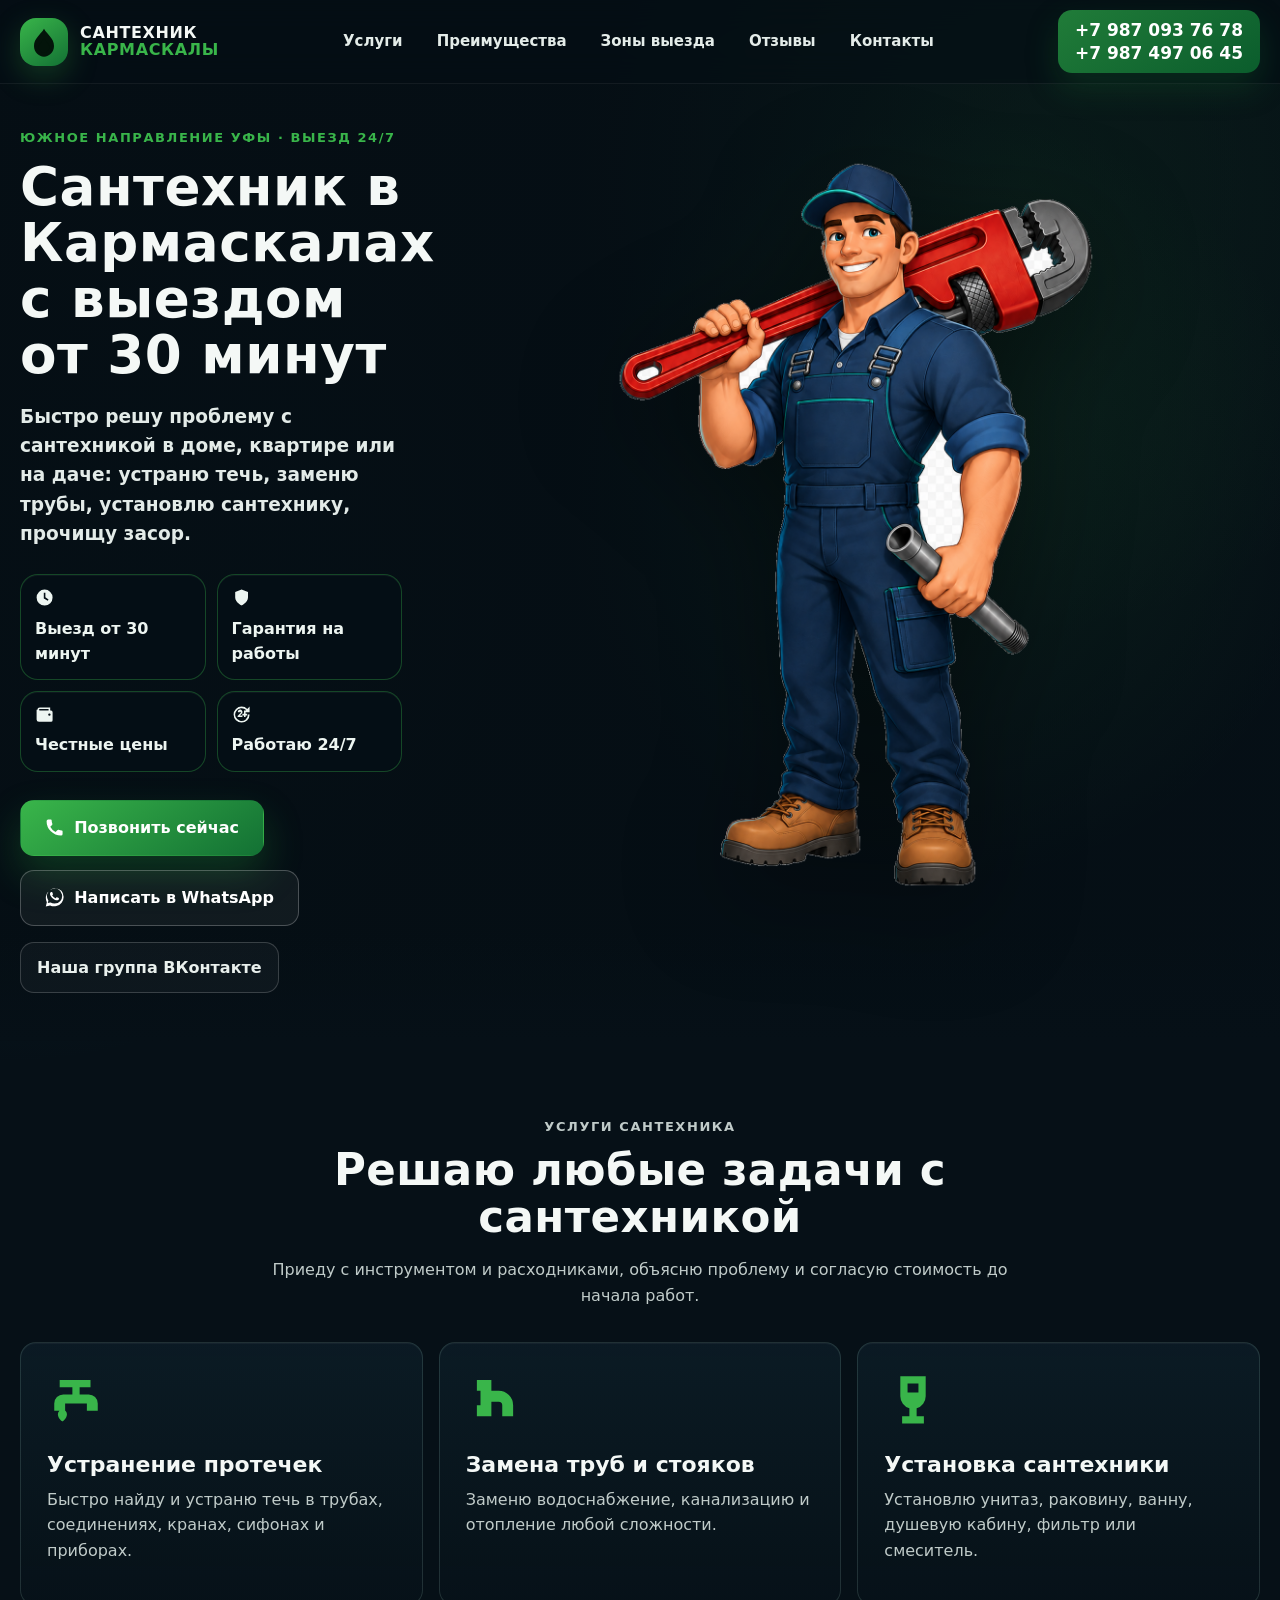
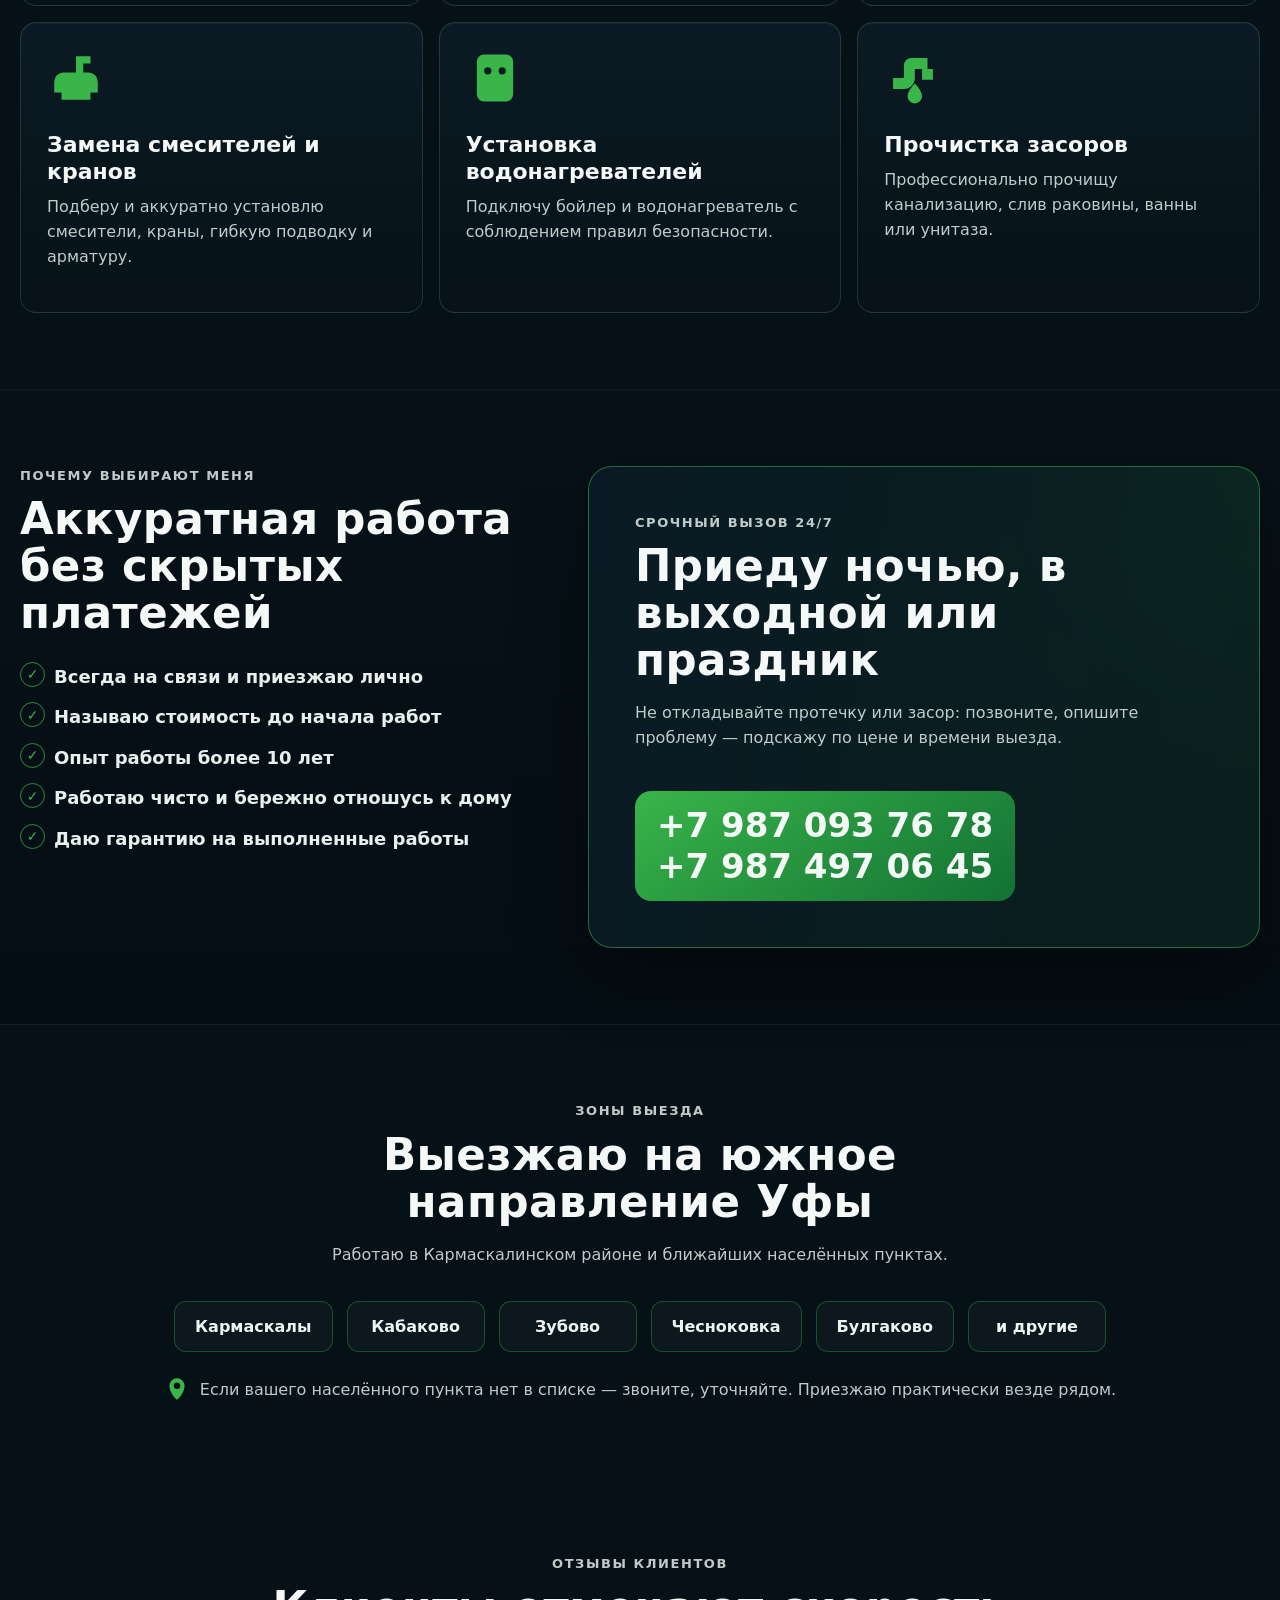
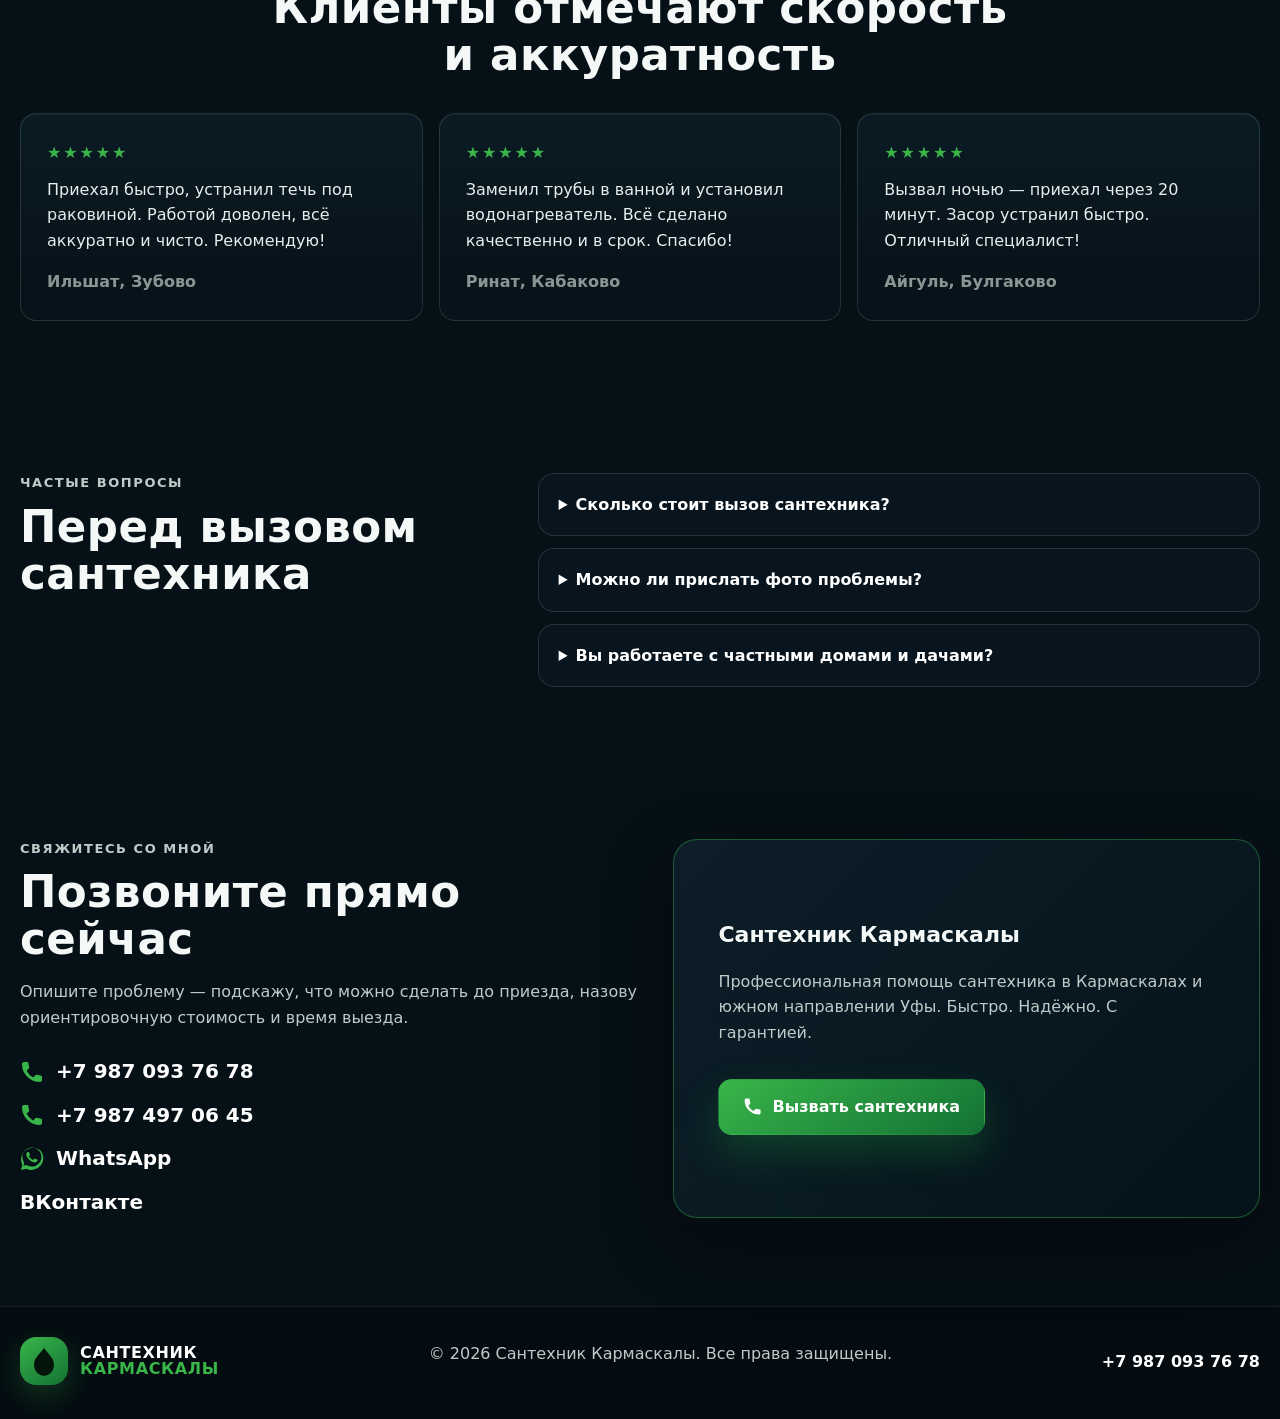
<file: index.html>
<!doctype html>
<html lang="ru">
<head>
  <meta charset="utf-8">
  <meta name="viewport" content="width=device-width, initial-scale=1">
  <title>Сантехник Кармаскалы — срочный вызов 24/7, честные цены</title>
  <meta name="description" content="Сантехник в Кармаскалах и на южном направлении Уфы: устранение протечек, замена труб, установка сантехники, прочистка засоров. Выезд от 30 минут, гарантия, работаю круглосуточно.">
  <meta name="keywords" content="сантехник Кармаскалы, сантехник Зубово, сантехник Булгаково, устранение протечек, замена труб, прочистка канализации, вызов сантехника">
  <meta name="robots" content="index, follow, max-image-preview:large">
  <meta name="theme-color" content="#0f6b2f">
  <link rel="canonical" href="https://santehnik-karmaskaly.ru/">
  <link rel="icon" href="assets/favicon.svg" type="image/svg+xml">
  <link rel="manifest" href="manifest.webmanifest">

  <meta property="og:type" content="website">
  <meta property="og:locale" content="ru_RU">
  <meta property="og:title" content="Сантехник Кармаскалы — срочный вызов 24/7">
  <meta property="og:description" content="Быстрый выезд, честные цены, гарантия на работы. Кармаскалы, Зубово, Булгаково и рядом.">
  <meta property="og:url" content="https://santehnik-karmaskaly.ru/">
  <meta property="og:image" content="https://santehnik-karmaskaly.ru/assets/og-cover.jpg">
  <meta name="twitter:card" content="summary_large_image">

  <link rel="stylesheet" href="styles.css">

  <script type="application/ld+json">
  {
    "@context": "https://schema.org",
    "@type": ["LocalBusiness", "Plumber"],
    "name": "Сантехник Кармаскалы",
    "image": "https://santehnik-karmaskaly.ru/assets/og-cover.jpg",
    "url": "https://santehnik-karmaskaly.ru/",
    "telephone": ["+79870937678", "+79874970645"],
    "priceRange": "₽₽",
    "address": {
      "@type": "PostalAddress",
      "addressLocality": "Кармаскалы",
      "addressRegion": "Республика Башкортостан",
      "addressCountry": "RU"
    },
    "areaServed": [
      "Кармаскалы", "Зубово", "Булгаково", "Кабаково", "Чесноковка", "Южное направление Уфы"
    ],
    "openingHoursSpecification": [{
      "@type": "OpeningHoursSpecification",
      "dayOfWeek": ["Monday", "Tuesday", "Wednesday", "Thursday", "Friday", "Saturday", "Sunday"],
      "opens": "00:00",
      "closes": "23:59"
    }],
    "makesOffer": [
      {"@type":"Offer","itemOffered":{"@type":"Service","name":"Устранение протечек"}},
      {"@type":"Offer","itemOffered":{"@type":"Service","name":"Замена труб и стояков"}},
      {"@type":"Offer","itemOffered":{"@type":"Service","name":"Установка сантехники"}},
      {"@type":"Offer","itemOffered":{"@type":"Service","name":"Прочистка канализации"}}
    ]
  }
  </script>
  <script type="application/ld+json">
  {
    "@context": "https://schema.org",
    "@type": "FAQPage",
    "mainEntity": [
      {
        "@type": "Question",
        "name": "Как быстро сантехник приедет в Кармаскалах?",
        "acceptedAnswer": {"@type":"Answer","text":"Обычно выезд занимает от 30 минут. Точное время зависит от адреса, дорожной ситуации и срочности заявки."}
      },
      {
        "@type": "Question",
        "name": "Работаете ли вы ночью и в выходные?",
        "acceptedAnswer": {"@type":"Answer","text":"Да, срочные заявки принимаются круглосуточно, включая выходные и праздники."}
      },
      {
        "@type": "Question",
        "name": "Есть ли гарантия на сантехнические работы?",
        "acceptedAnswer": {"@type":"Answer","text":"Да, на выполненные работы предоставляется гарантия. Условия зависят от вида работ и используемых материалов."}
      }
    ]
  }
  </script>
</head>
<body>
  <a class="skip-link" href="#main">Перейти к содержанию</a>

  <header class="site-header" data-header>
    <div class="container header-inner">
      <a class="brand" href="#top" aria-label="Сантехник Кармаскалы — на главную">
        <span class="brand-mark" aria-hidden="true">
          <svg viewBox="0 0 48 48" role="img"><path d="M24 4c5 9 15 14 15 26 0 9-7 16-15 16S9 39 9 30C9 18 19 13 24 4Z"/><path d="M24 18c2 5 8 8 8 14a8 8 0 0 1-16 0c0-6 6-9 8-14Z"/></svg>
        </span>
        <span>
          <strong>Сантехник</strong>
          <em>Кармаскалы</em>
        </span>
      </a>

      <nav class="nav" data-nav aria-label="Главное меню">
        <a href="#services">Услуги</a>
        <a href="#benefits">Преимущества</a>
        <a href="#areas">Зоны выезда</a>
        <a href="#reviews">Отзывы</a>
        <a href="#contacts">Контакты</a>
      </nav>

      <div class="header-actions">
        <a class="phone-stack" href="tel:+79870937678" aria-label="Позвонить сантехнику">
          <span>+7 987 093 76 78</span>
          <span>+7 987 497 06 45</span>
        </a>
        <button class="menu-button" type="button" data-menu-button aria-expanded="false" aria-controls="mobile-menu">
          <span></span><span></span><span></span>
          <span class="sr-only">Открыть меню</span>
        </button>
      </div>
    </div>
    <div class="mobile-menu" id="mobile-menu" data-mobile-menu>
      <a href="#services">Услуги</a>
      <a href="#benefits">Преимущества</a>
      <a href="#areas">Зоны выезда</a>
      <a href="#reviews">Отзывы</a>
      <a href="#contacts">Контакты</a>
    </div>
  </header>

  <main id="main">
    <section class="hero" id="top">
      <div class="container hero-grid">
        <div class="hero-copy">
          <p class="eyebrow">Южное направление Уфы · выезд 24/7</p>
          <h1>Сантехник в Кармаскалах с выездом от 30 минут</h1>
          <p class="hero-text">Быстро решу проблему с сантехникой в доме, квартире или на даче: устраню течь, заменю трубы, установлю сантехнику, прочищу засор.</p>

          <div class="hero-features" aria-label="Ключевые преимущества">
            <span><svg aria-hidden="true"><use href="#icon-clock"></use></svg>Выезд от 30 минут</span>
            <span><svg aria-hidden="true"><use href="#icon-shield"></use></svg>Гарантия на работы</span>
            <span><svg aria-hidden="true"><use href="#icon-wallet"></use></svg>Честные цены</span>
            <span><svg aria-hidden="true"><use href="#icon-24"></use></svg>Работаю 24/7</span>
          </div>

          <div class="cta-row">
            <a class="btn btn-primary" href="tel:+79870937678">
              <svg aria-hidden="true"><use href="#icon-phone"></use></svg>
              Позвонить сейчас
            </a>
            <a class="btn btn-ghost" href="https://wa.me/79870937678?text=%D0%9D%D1%83%D0%B6%D0%B5%D0%BD%20%D1%81%D0%B0%D0%BD%D1%82%D0%B5%D1%85%D0%BD%D0%B8%D0%BA%20%D0%B2%20%D0%9A%D0%B0%D1%80%D0%BC%D0%B0%D1%81%D0%BA%D0%B0%D0%BB%D0%B0%D1%85" target="_blank" rel="noopener">
              <svg aria-hidden="true"><use href="#icon-whatsapp"></use></svg>
              Написать в WhatsApp
            </a>
          </div>

          <a class="social-link" href="https://vk.com/santexnik_karmaskaly_zubovo" target="_blank" rel="noopener">Наша группа ВКонтакте</a>
        </div>

        <div class="hero-visual" aria-label="Иллюстрация сантехника с инструментами">
          <picture>
            <img src="assets/plumber-mascot.png" width="1018" height="1532" alt="Иллюстрация сантехника с большим трубным ключом" fetchpriority="high">
          </picture>
        </div>
      </div>
    </section>

    <section class="section services" id="services" aria-labelledby="services-title">
      <div class="container">
        <div class="section-head centered">
          <p class="eyebrow">Услуги сантехника</p>
          <h2 id="services-title">Решаю любые задачи с сантехникой</h2>
          <p>Приеду с инструментом и расходниками, объясню проблему и согласую стоимость до начала работ.</p>
        </div>

        <div class="cards service-grid">
          <article class="card service-card">
            <svg class="card-icon" aria-hidden="true"><use href="#icon-tap"></use></svg>
            <h3>Устранение протечек</h3>
            <p>Быстро найду и устраню течь в трубах, соединениях, кранах, сифонах и приборах.</p>
          </article>
          <article class="card service-card">
            <svg class="card-icon" aria-hidden="true"><use href="#icon-pipe"></use></svg>
            <h3>Замена труб и стояков</h3>
            <p>Заменю водоснабжение, канализацию и отопление любой сложности.</p>
          </article>
          <article class="card service-card">
            <svg class="card-icon" aria-hidden="true"><use href="#icon-toilet"></use></svg>
            <h3>Установка сантехники</h3>
            <p>Установлю унитаз, раковину, ванну, душевую кабину, фильтр или смеситель.</p>
          </article>
          <article class="card service-card">
            <svg class="card-icon" aria-hidden="true"><use href="#icon-sink"></use></svg>
            <h3>Замена смесителей и кранов</h3>
            <p>Подберу и аккуратно установлю смесители, краны, гибкую подводку и арматуру.</p>
          </article>
          <article class="card service-card">
            <svg class="card-icon" aria-hidden="true"><use href="#icon-heater"></use></svg>
            <h3>Установка водонагревателей</h3>
            <p>Подключу бойлер и водонагреватель с соблюдением правил безопасности.</p>
          </article>
          <article class="card service-card">
            <svg class="card-icon" aria-hidden="true"><use href="#icon-drain"></use></svg>
            <h3>Прочистка засоров</h3>
            <p>Профессионально прочищу канализацию, слив раковины, ванны или унитаза.</p>
          </article>
        </div>
      </div>
    </section>

    <section class="section split" id="benefits" aria-labelledby="benefits-title">
      <div class="container split-grid">
        <div>
          <p class="eyebrow">Почему выбирают меня</p>
          <h2 id="benefits-title">Аккуратная работа без скрытых платежей</h2>
          <ul class="check-list">
            <li>Всегда на связи и приезжаю лично</li>
            <li>Называю стоимость до начала работ</li>
            <li>Опыт работы более 10 лет</li>
            <li>Работаю чисто и бережно отношусь к дому</li>
            <li>Даю гарантию на выполненные работы</li>
          </ul>
        </div>

        <div class="callout-card">
          <div>
            <p class="eyebrow">Срочный вызов 24/7</p>
            <h2>Приеду ночью, в выходной или праздник</h2>
            <p>Не откладывайте протечку или засор: позвоните, опишите проблему — подскажу по цене и времени выезда.</p>
          </div>
          <div class="callout-phone">
            <a href="tel:+79870937678">+7 987 093 76 78</a>
            <a href="tel:+79874970645">+7 987 497 06 45</a>
          </div>
        </div>
      </div>
    </section>

    <section class="section areas" id="areas" aria-labelledby="areas-title">
      <div class="container">
        <div class="section-head centered">
          <p class="eyebrow">Зоны выезда</p>
          <h2 id="areas-title">Выезжаю на южное направление Уфы</h2>
          <p>Работаю в Кармаскалинском районе и ближайших населённых пунктах.</p>
        </div>
        <div class="area-list" aria-label="Населённые пункты">
          <span>Кармаскалы</span>
          <span>Кабаково</span>
          <span>Зубово</span>
          <span>Чесноковка</span>
          <span>Булгаково</span>
          <span>и другие</span>
        </div>
        <p class="area-note"><svg aria-hidden="true"><use href="#icon-pin"></use></svg>Если вашего населённого пункта нет в списке — звоните, уточняйте. Приезжаю практически везде рядом.</p>
      </div>
    </section>

    <section class="section reviews" id="reviews" aria-labelledby="reviews-title">
      <div class="container">
        <div class="section-head centered">
          <p class="eyebrow">Отзывы клиентов</p>
          <h2 id="reviews-title">Клиенты отмечают скорость и аккуратность</h2>
        </div>
        <div class="cards review-grid">
          <article class="card review-card">
            <div class="stars" aria-label="5 из 5">★★★★★</div>
            <p>Приехал быстро, устранил течь под раковиной. Работой доволен, всё аккуратно и чисто. Рекомендую!</p>
            <span>Ильшат, Зубово</span>
          </article>
          <article class="card review-card">
            <div class="stars" aria-label="5 из 5">★★★★★</div>
            <p>Заменил трубы в ванной и установил водонагреватель. Всё сделано качественно и в срок. Спасибо!</p>
            <span>Ринат, Кабаково</span>
          </article>
          <article class="card review-card">
            <div class="stars" aria-label="5 из 5">★★★★★</div>
            <p>Вызвал ночью — приехал через 20 минут. Засор устранил быстро. Отличный специалист!</p>
            <span>Айгуль, Булгаково</span>
          </article>
        </div>
      </div>
    </section>

    <section class="section faq" aria-labelledby="faq-title">
      <div class="container faq-grid">
        <div>
          <p class="eyebrow">Частые вопросы</p>
          <h2 id="faq-title">Перед вызовом сантехника</h2>
        </div>
        <div class="faq-list">
          <details>
            <summary>Сколько стоит вызов сантехника?</summary>
            <p>Цена зависит от вида работ, сложности доступа и материалов. Позвоните или отправьте фото в WhatsApp — сориентирую по стоимости до приезда.</p>
          </details>
          <details>
            <summary>Можно ли прислать фото проблемы?</summary>
            <p>Да, фото помогает быстрее понять причину и взять нужные материалы. Напишите в WhatsApp или ВКонтакте.</p>
          </details>
          <details>
            <summary>Вы работаете с частными домами и дачами?</summary>
            <p>Да, выполняю сантехнические работы в квартирах, частных домах, коттеджах и на дачах.</p>
          </details>
        </div>
      </div>
    </section>

    <section class="section contact-section" id="contacts" aria-labelledby="contacts-title">
      <div class="container contact-grid">
        <div>
          <p class="eyebrow">Свяжитесь со мной</p>
          <h2 id="contacts-title">Позвоните прямо сейчас</h2>
          <p>Опишите проблему — подскажу, что можно сделать до приезда, назову ориентировочную стоимость и время выезда.</p>
          <div class="contact-links">
            <a href="tel:+79870937678"><svg aria-hidden="true"><use href="#icon-phone"></use></svg>+7 987 093 76 78</a>
            <a href="tel:+79874970645"><svg aria-hidden="true"><use href="#icon-phone"></use></svg>+7 987 497 06 45</a>
            <a href="https://wa.me/79870937678" target="_blank" rel="noopener"><svg aria-hidden="true"><use href="#icon-whatsapp"></use></svg>WhatsApp</a>
            <a href="https://vk.com/santexnik_karmaskaly_zubovo" target="_blank" rel="noopener">ВКонтакте</a>
          </div>
        </div>
        <div class="contact-card">
          <h3>Сантехник Кармаскалы</h3>
          <p>Профессиональная помощь сантехника в Кармаскалах и южном направлении Уфы. Быстро. Надёжно. С гарантией.</p>
          <a class="btn btn-primary" href="tel:+79870937678"><svg aria-hidden="true"><use href="#icon-phone"></use></svg>Вызвать сантехника</a>
        </div>
      </div>
    </section>
  </main>

  <footer class="site-footer">
    <div class="container footer-grid">
      <a class="brand" href="#top" aria-label="Сантехник Кармаскалы — на главную">
        <span class="brand-mark" aria-hidden="true"><svg viewBox="0 0 48 48"><path d="M24 4c5 9 15 14 15 26 0 9-7 16-15 16S9 39 9 30C9 18 19 13 24 4Z"/><path d="M24 18c2 5 8 8 8 14a8 8 0 0 1-16 0c0-6 6-9 8-14Z"/></svg></span>
        <span><strong>Сантехник</strong><em>Кармаскалы</em></span>
      </a>
      <p>© <span data-year></span> Сантехник Кармаскалы. Все права защищены.</p>
      <a href="tel:+79870937678">+7 987 093 76 78</a>
    </div>
  </footer>

  <div class="mobile-cta" aria-label="Быстрая связь">
    <a href="tel:+79870937678"><svg aria-hidden="true"><use href="#icon-phone"></use></svg>Позвонить</a>
    <a href="https://wa.me/79870937678" target="_blank" rel="noopener"><svg aria-hidden="true"><use href="#icon-whatsapp"></use></svg>WhatsApp</a>
  </div>

  <svg class="svg-sprite" aria-hidden="true" focusable="false">
    <symbol id="icon-phone" viewBox="0 0 24 24"><path d="M6.6 10.8a15 15 0 0 0 6.6 6.6l2.2-2.2a1.5 1.5 0 0 1 1.5-.36c1.65.55 3 .82 4.1.82.55 0 1 .45 1 1V20a2 2 0 0 1-2 2A18 18 0 0 1 2 4a2 2 0 0 1 2-2h3.35c.55 0 1 .45 1 1 0 1.1.27 2.45.82 4.1.18.53.04 1.12-.36 1.52L6.6 10.8Z"/></symbol>
    <symbol id="icon-whatsapp" viewBox="0 0 24 24"><path d="M20.5 3.5A11.8 11.8 0 0 0 2.3 17.8L1 23l5.35-1.25A11.8 11.8 0 0 0 20.5 3.5Zm-8.7 16a9.5 9.5 0 0 1-4.8-1.3l-.35-.2-3.15.75.78-3.05-.22-.38a9.5 9.5 0 1 1 7.74 4.18Zm5.2-7.1c-.28-.14-1.65-.82-1.9-.92-.25-.1-.43-.14-.62.14-.18.28-.72.92-.88 1.1-.16.19-.32.21-.6.07-.28-.14-1.2-.44-2.28-1.4a8.5 8.5 0 0 1-1.58-1.96c-.16-.28-.02-.43.12-.57.13-.13.28-.32.42-.48.14-.16.18-.28.28-.46.1-.19.05-.35-.02-.49-.07-.14-.62-1.49-.85-2.04-.22-.53-.45-.46-.62-.47h-.53c-.18 0-.49.07-.74.35-.25.28-.97.95-.97 2.3 0 1.36 1 2.68 1.14 2.86.14.19 1.96 3 4.75 4.2.67.29 1.18.46 1.58.59.66.21 1.27.18 1.75.11.53-.08 1.65-.67 1.88-1.32.23-.65.23-1.2.16-1.32-.07-.12-.25-.19-.53-.32Z"/></symbol>
    <symbol id="icon-clock" viewBox="0 0 24 24"><path d="M12 22a10 10 0 1 1 0-20 10 10 0 0 1 0 20Zm1-10.4V6h-2v7l5 3 .95-1.62L13 11.6Z"/></symbol>
    <symbol id="icon-shield" viewBox="0 0 24 24"><path d="M12 22s8-4 8-10V5l-8-3-8 3v7c0 6 8 10 8 10Zm-1.1-6.4 6-6-1.4-1.4-4.6 4.6-2.2-2.2-1.4 1.4 3.6 3.6Z"/></symbol>
    <symbol id="icon-wallet" viewBox="0 0 24 24"><path d="M3 6a3 3 0 0 1 3-3h13v4h1a2 2 0 0 1 2 2v10a2 2 0 0 1-2 2H5a3 3 0 0 1-3-3V6Zm3-1a1 1 0 0 0 0 2h11V5H6Zm12 8.5a1.5 1.5 0 1 0 0-3 1.5 1.5 0 0 0 0 3Z"/></symbol>
    <symbol id="icon-24" viewBox="0 0 24 24"><path d="M12 2a10 10 0 1 0 10 10h-2a8 8 0 1 1-2.34-5.66L15 9h7V2l-2.9 2.9A9.96 9.96 0 0 0 12 2Zm-5 13h6v-2H9.9l2.35-2.35A2.9 2.9 0 1 0 7.3 8.6l1.85.75a.9.9 0 1 1 1.52.68L7 13.7V15Zm8 0h2v-2h2v-2h-2V7h-2v4h-2v2h2v2Z"/></symbol>
    <symbol id="icon-pin" viewBox="0 0 24 24"><path d="M12 22s7-6 7-13A7 7 0 1 0 5 9c0 7 7 13 7 13Zm0-10a3 3 0 1 1 0-6 3 3 0 0 1 0 6Z"/></symbol>
    <symbol id="icon-tap" viewBox="0 0 64 64"><path d="M26 12h22v8H36v8h10a10 10 0 0 1 10 10v8H44v-8H20v8H8v-8a10 10 0 0 1 10-10h10v-8H14v-8h12Zm-4 38c0 5-5 8-5 8s-5-3-5-8a5 5 0 0 1 10 0Z"/></symbol>
    <symbol id="icon-pipe" viewBox="0 0 64 64"><path d="M12 12h16v12h8a16 16 0 0 1 16 16v12H40V40a4 4 0 0 0-4-4h-8v16H12V40h4V24h-4V12Z"/></symbol>
    <symbol id="icon-toilet" viewBox="0 0 64 64"><path d="M18 8h28v22a14 14 0 0 1-10 13.4V52h8v8H20v-8h8v-8.6A14 14 0 0 1 18 30V8Zm8 8v10h12V16H26Z"/></symbol>
    <symbol id="icon-sink" viewBox="0 0 64 64"><path d="M32 8h16v8h-8v10h6a10 10 0 0 1 10 10v12H8V36a10 10 0 0 1 10-10h14V8Zm-16 48h32v-8H16v8Z"/></symbol>
    <symbol id="icon-heater" viewBox="0 0 64 64"><path d="M20 6h24a8 8 0 0 1 8 8v36a8 8 0 0 1-8 8H20a8 8 0 0 1-8-8V14a8 8 0 0 1 8-8Zm4 14a4 4 0 1 0 0 8 4 4 0 0 0 0-8Zm16 0a4 4 0 1 0 0 8 4 4 0 0 0 0-8Zm-16 18h16v6H24v-6Z"/></symbol>
    <symbol id="icon-drain" viewBox="0 0 64 64"><path d="M48 10v12h6v12H42V22h-8v10a12 12 0 0 1-12 12H10V32h12V18a8 8 0 0 1 8-8h18Zm-6 42a8 8 0 0 1-16 0c0-6 8-14 8-14s8 8 8 14Z"/></symbol>
  </svg>

  <script src="script.js" defer></script>
</body>
</html>
</file>
<file: styles.css>
:root {
  color-scheme: dark;
  --bg: #061017;
  --bg-soft: #0b1821;
  --panel: rgba(10, 24, 33, .82);
  --line: rgba(142, 183, 176, .19);
  --text: #f4f8f6;
  --muted: #c0cbc9;
  --muted-2: #899794;
  --green: #39b54a;
  --green-dark: #137134;
  --green-soft: rgba(57, 181, 74, .14);
  --shadow: 0 24px 70px rgba(0, 0, 0, .38);
  --radius: 24px;
  --radius-sm: 16px;
  --container: 1280px;
  --header-h: 84px;
}

* { box-sizing: border-box; }
html { scroll-behavior: smooth; }
body {
  margin: 0;
  font-family: "Nunito Sans", system-ui, -apple-system, BlinkMacSystemFont, "Segoe UI", Arial, sans-serif;
  background:
    radial-gradient(circle at 80% 4%, rgba(57, 181, 74, .16), transparent 28rem),
    radial-gradient(circle at 0% 12%, rgba(22, 98, 128, .18), transparent 32rem),
    var(--bg);
  color: var(--text);
  line-height: 1.58;
  -webkit-font-smoothing: antialiased;
  text-rendering: optimizeLegibility;
}

a { color: inherit; text-decoration: none; }
img { display: block; max-width: 100%; height: auto; }
button { font: inherit; }
svg { width: 1.2em; height: 1.2em; fill: currentColor; }

.container {
  width: min(var(--container), calc(100% - 40px));
  margin-inline: auto;
}

.skip-link {
  position: fixed;
  left: 16px;
  top: -80px;
  z-index: 1000;
  padding: 10px 14px;
  border-radius: 999px;
  background: var(--green);
  color: #fff;
  transition: top .2s ease;
}
.skip-link:focus { top: 16px; }

.site-header {
  position: sticky;
  top: 0;
  z-index: 50;
  height: var(--header-h);
  background: rgba(5, 14, 20, .78);
  border-bottom: 1px solid rgba(255, 255, 255, .06);
  backdrop-filter: blur(16px);
}
.header-inner {
  height: 100%;
  display: flex;
  align-items: center;
  justify-content: space-between;
  gap: 24px;
}
.brand {
  display: inline-flex;
  align-items: center;
  gap: 12px;
  min-width: max-content;
  font-weight: 900;
  letter-spacing: .04em;
  text-transform: uppercase;
}
.brand-mark {
  width: 48px;
  height: 48px;
  display: grid;
  place-items: center;
  border-radius: 16px;
  background: linear-gradient(145deg, var(--green), var(--green-dark));
  box-shadow: 0 10px 30px rgba(57, 181, 74, .26);
}
.brand-mark svg { width: 32px; height: 32px; color: #03140a; }
.brand strong, .brand em { display: block; line-height: 1.05; font-style: normal; }
.brand em { color: var(--green); }
.nav {
  display: flex;
  align-items: center;
  justify-content: center;
  gap: clamp(18px, 3vw, 34px);
  font-size: 15px;
  font-weight: 700;
  color: #e4ece9;
}
.nav a { position: relative; padding-block: 8px; }
.nav a::after {
  content: "";
  position: absolute;
  left: 0;
  right: 0;
  bottom: 0;
  height: 2px;
  transform: scaleX(0);
  transform-origin: left;
  background: var(--green);
  transition: transform .2s ease;
}
.nav a:hover::after, .nav a:focus-visible::after { transform: scaleX(1); }
.header-actions { display: flex; align-items: center; gap: 12px; }
.phone-stack {
  display: grid;
  gap: 2px;
  padding: 10px 17px;
  border-radius: 14px;
  background: linear-gradient(145deg, rgba(34, 130, 59, .95), rgba(11, 97, 46, .95));
  color: #fff;
  font-weight: 900;
  font-size: 17px;
  line-height: 1.2;
  box-shadow: 0 14px 32px rgba(20, 110, 49, .28);
}
.menu-button {
  display: none;
  width: 46px;
  height: 46px;
  border: 1px solid var(--line);
  border-radius: 14px;
  background: rgba(255, 255, 255, .04);
  color: #fff;
  cursor: pointer;
}
.menu-button span:not(.sr-only) {
  display: block;
  width: 20px;
  height: 2px;
  margin: 4px auto;
  background: currentColor;
  border-radius: 999px;
}
.mobile-menu {
  display: none;
  width: min(100% - 40px, var(--container));
  margin: 0 auto;
  padding: 12px;
  border: 1px solid var(--line);
  border-radius: 0 0 18px 18px;
  background: rgba(7, 18, 25, .98);
  box-shadow: var(--shadow);
}
.mobile-menu a {
  display: block;
  padding: 12px 14px;
  border-radius: 12px;
  color: #eaf1ee;
  font-weight: 800;
}
.mobile-menu a:hover { background: rgba(255, 255, 255, .06); }
.sr-only {
  position: absolute;
  width: 1px;
  height: 1px;
  overflow: hidden;
  clip: rect(0,0,0,0);
}

.hero {
  position: relative;
  min-height: calc(100svh - var(--header-h));
  display: grid;
  align-items: center;
  padding: 44px 0 48px;
  overflow: hidden;
  background:
    linear-gradient(90deg, rgba(5, 14, 20, .96), rgba(5, 14, 20, .84) 44%, rgba(5, 14, 20, .42)),
    radial-gradient(circle at 74% 43%, rgba(57, 181, 74, .20), transparent 24rem);
}
.hero::after {
  content: "";
  position: absolute;
  inset: auto 0 0;
  height: 110px;
  background: linear-gradient(180deg, transparent, var(--bg));
  pointer-events: none;
}
.hero-grid {
  position: relative;
  z-index: 1;
  display: grid;
  grid-template-columns: minmax(320px, .64fr) minmax(660px, 1.36fr);
  align-items: center;
  gap: clamp(24px, 3.6vw, 48px);
}
.hero-copy { min-width: 0; }
.eyebrow {
  margin: 0 0 10px;
  color: var(--green);
  font-weight: 900;
  letter-spacing: .12em;
  text-transform: uppercase;
  font-size: 13px;
}
h1, h2, h3, p { margin-top: 0; }
h1 {
  max-width: 600px;
  margin-bottom: 18px;
  font-size: clamp(36px, 4.15vw, 58px);
  line-height: 1.06;
  letter-spacing: .01em;
  font-weight: 900;
}
h1 span {
  display: block;
  color: #dfe9e5;
  font-weight: 800;
}
h2 {
  margin-bottom: 16px;
  font-size: clamp(28px, 3.4vw, 44px);
  line-height: 1.08;
  letter-spacing: .01em;
  font-weight: 900;
}
h3 {
  margin-bottom: 8px;
  font-size: 22px;
  line-height: 1.22;
  font-weight: 900;
}
.hero-text {
  max-width: 590px;
  margin-bottom: 26px;
  color: #e3ebe8;
  font-size: clamp(17px, 1.45vw, 20px);
  font-weight: 600;
}
.hero-features {
  display: grid;
  grid-template-columns: repeat(2, minmax(140px, 1fr));
  gap: 11px;
  margin-bottom: 28px;
}
.hero-features span {
  display: grid;
  gap: 8px;
  align-content: center;
  min-height: 76px;
  padding: 13px 14px;
  border: 1px solid rgba(57, 181, 74, .34);
  border-radius: 18px;
  background: rgba(5, 15, 22, .55);
  color: #edf5f1;
  font-weight: 800;
  box-shadow: inset 0 1px rgba(255,255,255,.04);
}
.hero-features b {
  width: 34px;
  height: 34px;
  display: grid;
  place-items: center;
  border-radius: 999px;
  background: rgba(57, 181, 74, .13);
  color: var(--green);
  font-size: 18px;
  line-height: 1;
}
.cta-row { display: flex; flex-wrap: wrap; gap: 14px; margin-bottom: 16px; }
.btn {
  display: inline-flex;
  align-items: center;
  justify-content: center;
  gap: 10px;
  min-height: 56px;
  padding: 14px 24px;
  border-radius: 14px;
  border: 1px solid transparent;
  font-weight: 900;
  transition: transform .18s ease, box-shadow .18s ease, background .18s ease;
}
.btn:hover { transform: translateY(-2px); }
.btn-primary {
  background: linear-gradient(145deg, var(--green), var(--green-dark));
  color: #fff;
  box-shadow: 0 18px 38px rgba(31, 143, 57, .32);
}
.btn-primary:hover { box-shadow: 0 20px 42px rgba(31, 143, 57, .42); }
.btn-ghost {
  border-color: rgba(255, 255, 255, .24);
  background: rgba(255, 255, 255, .05);
  color: #fff;
}
.btn-ghost:hover { background: rgba(255, 255, 255, .09); }
.social-link {
  display: inline-flex;
  align-items: center;
  gap: 8px;
  padding: 12px 16px;
  border: 1px solid rgba(255, 255, 255, .18);
  border-radius: 14px;
  color: #e9f0ed;
  background: rgba(255,255,255,.035);
  font-weight: 800;
}
.hero-visual {
  position: relative;
  display: flex;
  align-items: flex-end;
  justify-content: center;
  min-height: clamp(520px, 50vw, 760px);
  padding: 0;
  background: transparent;
  border: 0;
  border-radius: 0;
  box-shadow: none;
  isolation: isolate;
}
.hero-visual::before { content: none; }
.hero-visual picture {
  position: relative;
  z-index: 2;
  display: flex;
  align-items: flex-end;
  justify-content: center;
  width: 100%;
  height: 100%;
}
.hero-visual img {
  width: min(100%, 760px);
  max-height: 740px;
  height: auto;
  object-fit: contain;
  object-position: center bottom;
  transform: translateY(-34px);
  filter: drop-shadow(0 24px 54px rgba(0, 0, 0, .42));
}


.section { padding: 76px 0; }
.section-head { max-width: 780px; margin-bottom: 34px; }
.centered { text-align: center; margin-inline: auto; }
.section-head p, .split p, .contact-section p, .faq p { color: var(--muted); }
.cards { display: grid; gap: 16px; }
.service-grid { grid-template-columns: repeat(6, 1fr); }
.card {
  position: relative;
  padding: 26px;
  border: 1px solid var(--line);
  border-radius: var(--radius-sm);
  background: linear-gradient(180deg, rgba(12, 29, 39, .82), rgba(7, 18, 25, .78));
  box-shadow: inset 0 1px rgba(255, 255, 255, .04);
  transition: transform .18s ease, border-color .18s ease, background .18s ease;
}
.card:hover {
  transform: translateY(-4px);
  border-color: rgba(57, 181, 74, .55);
  background: linear-gradient(180deg, rgba(15, 36, 48, .92), rgba(7, 18, 25, .86));
}
.service-card { grid-column: span 2; min-height: 230px; }
.service-card p { color: var(--muted); }
.card-icon { width: 58px; height: 58px; margin-bottom: 18px; color: var(--green); }

.split {
  border-top: 1px solid rgba(255,255,255,.05);
  border-bottom: 1px solid rgba(255,255,255,.05);
  background: linear-gradient(180deg, rgba(7, 18, 25, .72), rgba(4, 13, 19, .72));
}
.split-grid { display: grid; grid-template-columns: .95fr 1.2fr; gap: 36px; align-items: stretch; }
.check-list {
  list-style: none;
  padding: 0;
  margin: 26px 0 0;
  display: grid;
  gap: 12px;
  color: #e8f0ed;
  font-size: 18px;
  font-weight: 700;
}
.check-list li { position: relative; padding-left: 34px; }
.check-list li::before {
  content: "✓";
  position: absolute;
  left: 0;
  top: -1px;
  width: 23px;
  height: 23px;
  display: grid;
  place-items: center;
  border: 1px solid rgba(57, 181, 74, .75);
  border-radius: 50%;
  color: var(--green);
  font-size: 14px;
  font-weight: 900;
}
.callout-card {
  display: grid;
  align-content: center;
  gap: 24px;
  padding: clamp(28px, 5vw, 46px);
  border: 1px solid rgba(57, 181, 74, .52);
  border-radius: var(--radius);
  background:
    linear-gradient(100deg, rgba(10, 27, 37, .95), rgba(11, 36, 32, .82)),
    radial-gradient(circle at 100% 0, rgba(57, 181, 74, .22), transparent 20rem);
  box-shadow: var(--shadow);
}
.callout-phone {
  display: inline-grid;
  gap: 4px;
  width: fit-content;
  padding: 16px 22px;
  border-radius: 16px;
  background: linear-gradient(145deg, var(--green), var(--green-dark));
  font-size: clamp(24px, 3.2vw, 34px);
  font-weight: 900;
  line-height: 1.1;
}

.quick-info {
  padding: 32px 0;
  background: rgba(8, 20, 27, .74);
}
.quick-grid { display: grid; grid-template-columns: repeat(3, 1fr); gap: 14px; }
.quick-item {
  display: grid;
  gap: 4px;
  padding: 20px 22px;
  border: 1px solid var(--line);
  border-radius: 18px;
  background: rgba(255,255,255,.035);
}
.quick-item strong { font-size: 20px; font-weight: 900; }
.quick-item span { color: var(--muted); }

.area-list { display: flex; flex-wrap: wrap; justify-content: center; gap: 14px; margin-top: 28px; }
.area-list span {
  min-width: 138px;
  padding: 12px 20px;
  border: 1px solid rgba(57, 181, 74, .36);
  border-radius: 12px;
  background: rgba(255,255,255,.03);
  text-align: center;
  color: #ecf3f0;
  font-weight: 800;
}
.area-note {
  display: flex;
  align-items: center;
  justify-content: center;
  gap: 10px;
  margin: 24px auto 0;
  color: var(--muted);
  text-align: center;
}
.area-note svg { color: var(--green); width: 26px; height: 26px; }
.review-grid { grid-template-columns: repeat(3, 1fr); }
.review-card p { color: #e6eeee; }
.review-card span { color: var(--muted-2); font-weight: 800; }
.stars { margin-bottom: 12px; color: var(--green); letter-spacing: .12em; }

.faq { background: linear-gradient(180deg, rgba(7, 17, 24, .52), transparent); }
.faq-grid { display: grid; grid-template-columns: .8fr 1.2fr; gap: 36px; align-items: start; }
.faq-list { display: grid; gap: 12px; }
details { border: 1px solid var(--line); border-radius: 16px; background: rgba(10, 24, 33, .74); overflow: hidden; }
summary { cursor: pointer; padding: 18px 20px; color: #fff; font-weight: 900; }
details p { padding: 0 20px 20px; margin: 0; }

.contact-section { padding-bottom: 88px; }
.contact-grid { display: grid; grid-template-columns: 1fr .95fr; gap: 36px; align-items: stretch; }
.contact-links { display: grid; gap: 12px; margin-top: 26px; }
.contact-links a { display: flex; align-items: center; gap: 12px; width: fit-content; color: #fff; font-size: 20px; font-weight: 900; }
.contact-links svg { color: var(--green); }
.contact-card {
  display: grid;
  align-content: center;
  gap: 12px;
  padding: clamp(28px, 5vw, 44px);
  border: 1px solid rgba(57, 181, 74, .42);
  border-radius: var(--radius);
  background:
    linear-gradient(135deg, rgba(13, 31, 42, .96), rgba(5, 19, 27, .9)),
    radial-gradient(circle at 0 100%, rgba(57, 181, 74, .22), transparent 16rem);
  box-shadow: var(--shadow);
}
.contact-card .btn { width: fit-content; margin-top: 6px; }

.site-footer { padding: 30px 0 34px; border-top: 1px solid rgba(255,255,255,.08); background: #040c11; }
.footer-grid { display: flex; align-items: center; justify-content: space-between; gap: 24px; color: var(--muted); }
.footer-grid .brand { color: #fff; }
.footer-grid a:last-child { color: #fff; font-weight: 900; }

.mobile-cta {
  display: none;
  position: fixed;
  left: 12px;
  right: 12px;
  bottom: 12px;
  z-index: 40;
  grid-template-columns: 1fr 1fr;
  gap: 10px;
  padding: 10px;
  border: 1px solid rgba(255,255,255,.14);
  border-radius: 18px;
  background: rgba(5, 14, 20, .92);
  box-shadow: 0 16px 48px rgba(0,0,0,.45);
  backdrop-filter: blur(14px);
}
.mobile-cta a {
  display: inline-flex;
  align-items: center;
  justify-content: center;
  gap: 8px;
  min-height: 48px;
  border-radius: 12px;
  background: linear-gradient(145deg, var(--green), var(--green-dark));
  color: #fff;
  font-weight: 900;
}
.mobile-cta a + a { background: rgba(255,255,255,.08); border: 1px solid rgba(255,255,255,.14); }
.svg-sprite { position: absolute; width: 0; height: 0; overflow: hidden; }
:focus-visible { outline: 3px solid rgba(57, 181, 74, .7); outline-offset: 3px; }

@media (max-width: 1180px) {
  .nav { display: none; }
  .menu-button { display: block; }
  .mobile-menu.is-open { display: block; }
  .hero-grid { grid-template-columns: 1fr; }
  .hero-copy { max-width: 860px; }
  .hero-visual { max-width: 860px; margin-inline: auto; }
  .service-grid { grid-template-columns: repeat(2, 1fr); }
  .service-card { grid-column: span 1; }
}

@media (max-width: 760px) {
  :root { --header-h: 72px; }
  .container { width: min(100% - 28px, var(--container)); }
  .site-header { height: var(--header-h); }
  .brand { gap: 9px; font-size: 14px; letter-spacing: .03em; }
  .brand-mark { width: 42px; height: 42px; border-radius: 14px; }
  .brand-mark svg { width: 28px; height: 28px; }
  .phone-stack { display: none; }
  .hero { min-height: auto; padding: 34px 0 40px; }
  .hero-grid { gap: 26px; }
  h1 { font-size: clamp(31px, 8.8vw, 43px); line-height: 1.06; }
  h2 { font-size: clamp(26px, 7.4vw, 36px); }
  h3 { font-size: 20px; }
  .hero-text { font-size: 18px; }
  .hero-features { grid-template-columns: repeat(2, 1fr); gap: 10px; }
  .hero-features span { min-height: 88px; padding: 14px 12px; font-size: 14px; }
  .cta-row { display: grid; }
  .btn { width: 100%; min-height: 54px; padding-inline: 18px; }
  .social-link { width: 100%; justify-content: center; }
  .hero-visual { min-height: 380px; padding: 0; }
  .hero-visual img { width: min(100%, 410px); max-height: 450px; height: auto; transform: translateY(-20px); }
  .section { padding: 56px 0; }
  .section-head { margin-bottom: 24px; }
  .service-grid, .review-grid, .split-grid, .quick-grid, .faq-grid, .contact-grid { grid-template-columns: 1fr; }
  .card { padding: 22px; }
  .service-card { min-height: auto; }
  .callout-phone { width: 100%; font-size: 24px; }
  .area-list { gap: 10px; }
  .area-list span { flex: 1 1 142px; min-width: 0; }
  .area-note { align-items: flex-start; }
  .footer-grid { flex-direction: column; align-items: flex-start; }
  .mobile-cta { display: grid; }
  body { padding-bottom: 88px; }
}

@media (max-width: 420px) {
  .hero-features { grid-template-columns: 1fr; }
  .mobile-menu { width: calc(100% - 28px); }
}

@media (prefers-reduced-motion: reduce) {
  *, *::before, *::after {
    scroll-behavior: auto !important;
    animation-duration: .01ms !important;
    animation-iteration-count: 1 !important;
    transition-duration: .01ms !important;
  }
}
</file>
